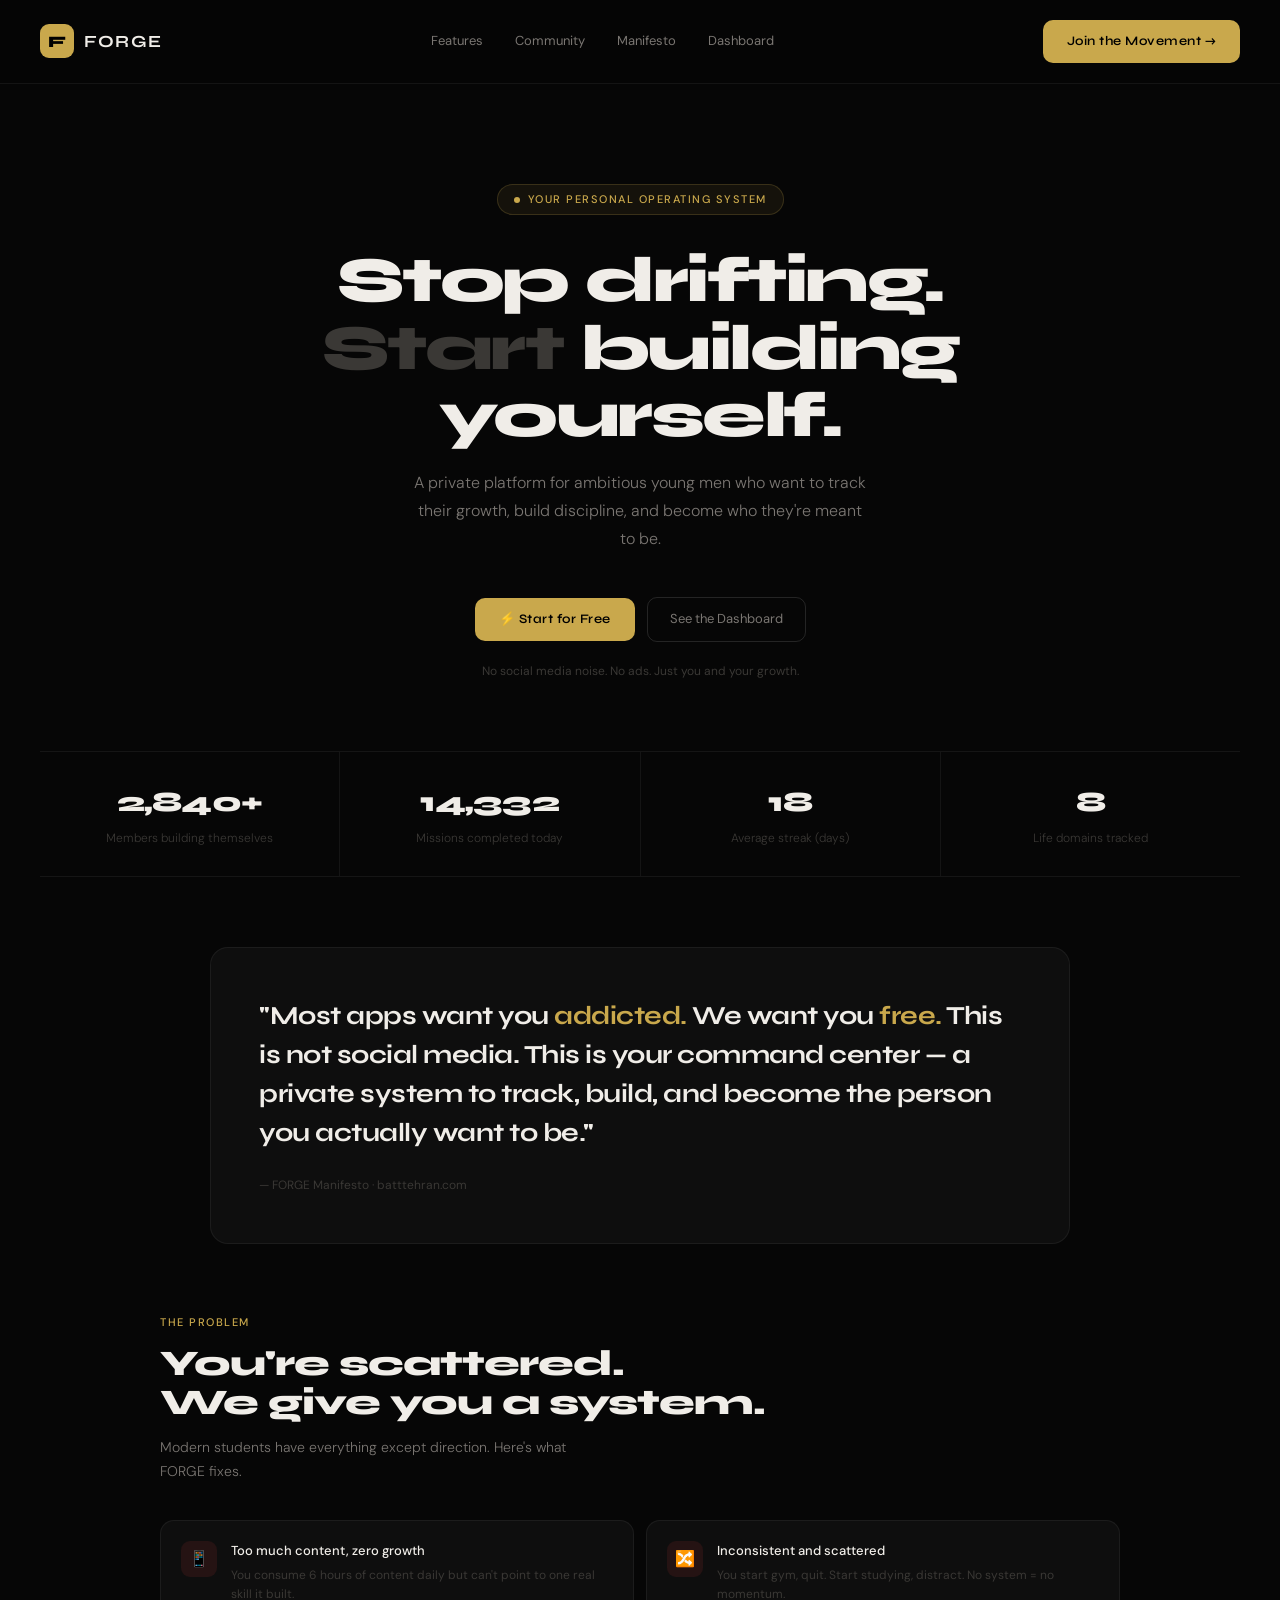
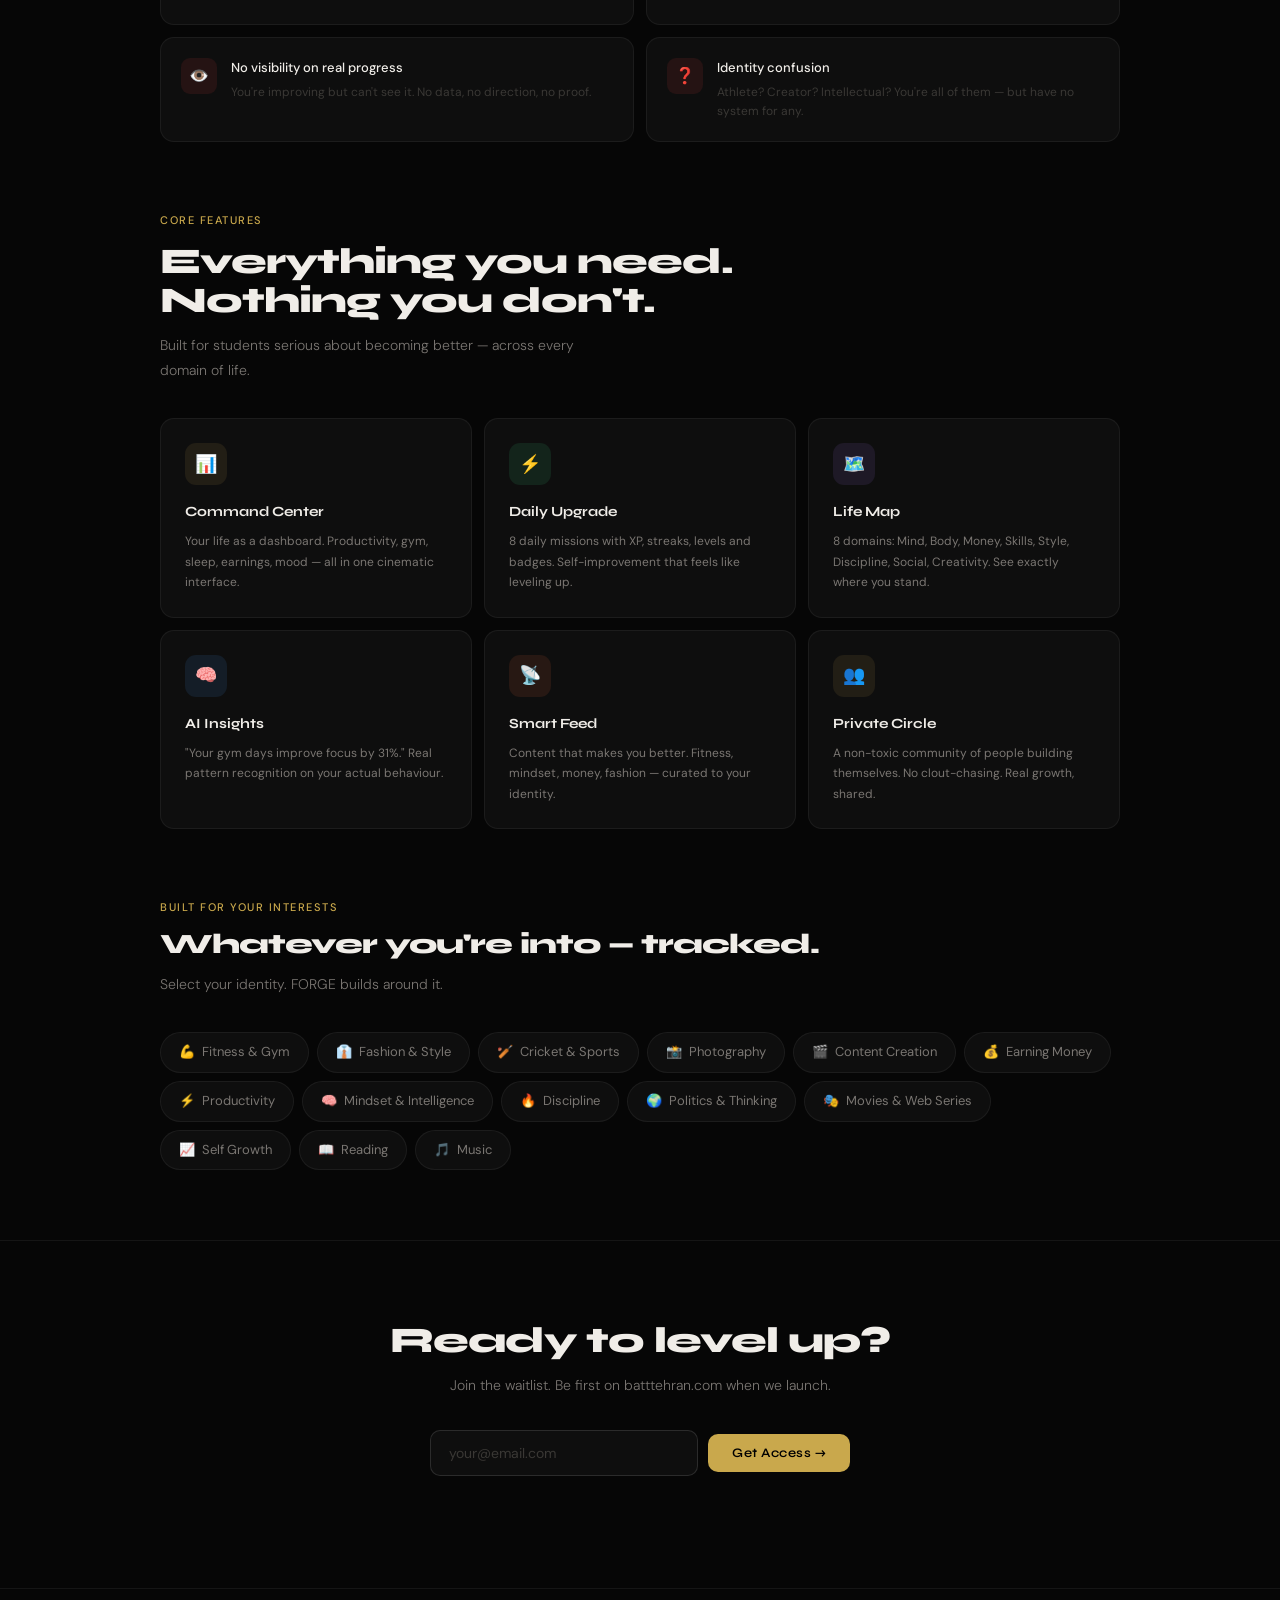
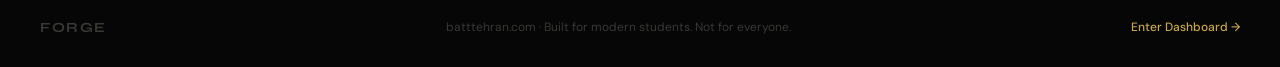
<file: index.html>
<!DOCTYPE html>
<html lang="en">
<head>
  <meta charset="UTF-8">
  <meta name="viewport" content="width=device-width, initial-scale=1.0">
  <title>FORGE — Your Personal Operating System</title>
  <meta name="description" content="A private platform for ambitious young men who want to track their growth, build discipline, and become who they're meant to be.">
  <meta property="og:title" content="FORGE — Stop drifting. Start building yourself.">
  <meta property="og:description" content="Track your life. Build your identity. Level up in every domain.">
  <meta property="og:url" content="https://batttehran.com">
  <link rel="icon" href="data:image/svg+xml,<svg xmlns='http://www.w3.org/2000/svg' viewBox='0 0 32 32'><rect width='32' height='32' rx='8' fill='%23c9a84c'/><text y='24' x='5' font-size='20' font-family='sans-serif' font-weight='900' fill='black'>F</text></svg>">
  <link rel="preconnect" href="https://fonts.googleapis.com">
  <link href="https://fonts.googleapis.com/css2?family=Syne:wght@400;600;700;800&family=DM+Sans:ital,wght@0,300;0,400;0,500;1,300&display=swap" rel="stylesheet">
  <link rel="stylesheet" href="css/main.css">
  <link rel="stylesheet" href="css/mobile.css">
</head>
<body>

  <nav class="navbar">
    <div class="nav-logo">
      <div class="logo-box">F</div>
      <span class="logo-name">FORGE</span>
    </div>
    <div class="nav-links">
      <a href="#features">Features</a>
      <a href="#community">Community</a>
      <a href="#manifesto">Manifesto</a>
      <a href="dashboard.html">Dashboard</a>
    </div>
    <a href="auth.html" class="btn-primary">Join the Movement →</a>
  </nav>

  <section class="hero">
    <div class="hero-eyebrow">
      <span class="dot"></span>
      Your Personal Operating System
    </div>
    <h1>Stop drifting.<br><span class="dim">Start</span> building<br>yourself.</h1>
    <p class="hero-sub">A private platform for ambitious young men who want to track their growth, build discipline, and become who they're meant to be.</p>
    <div class="hero-actions">
      <a href="#waitlist" class="btn-primary">⚡ Start for Free</a>
      <a href="dashboard.html" class="btn-ghost">See the Dashboard</a>
    </div>
    <p class="hero-note">No social media noise. No ads. Just you and your growth.</p>
  </section>

  <div class="stats-row">
    <div class="stat-item">
      <div class="stat-num" data-target="2847" data-suffix="+">0</div>
      <div class="stat-label">Members building themselves</div>
    </div>
    <div class="stat-item">
      <div class="stat-num" data-target="14390">0</div>
      <div class="stat-label">Missions completed today</div>
    </div>
    <div class="stat-item">
      <div class="stat-num" data-target="18">0</div>
      <div class="stat-label">Average streak (days)</div>
    </div>
    <div class="stat-item">
      <div class="stat-num" data-target="8">0</div>
      <div class="stat-label">Life domains tracked</div>
    </div>
  </div>

  <section class="manifesto-section" id="manifesto">
    <div class="mf-box">
      <div class="mf-quote">
        "Most apps want you <span class="gold">addicted.</span> We want you <span class="gold">free.</span>
        This is not social media. This is your command center — a private system
        to track, build, and become the person you actually want to be."
      </div>
      <div class="mf-attr">— FORGE Manifesto · batttehran.com</div>
    </div>
  </section>

  <section class="problems-section">
    <div class="container">
      <div class="section-eyebrow">The Problem</div>
      <h2 class="section-title">You're scattered.<br>We give you a system.</h2>
      <p class="section-sub">Modern students have everything except direction. Here's what FORGE fixes.</p>
      <div class="prob-grid">
        <div class="prob-card">
          <div class="prob-icon red">📱</div>
          <div>
            <div class="prob-title">Too much content, zero growth</div>
            <div class="prob-desc">You consume 6 hours of content daily but can't point to one real skill it built.</div>
          </div>
        </div>
        <div class="prob-card">
          <div class="prob-icon red">🔀</div>
          <div>
            <div class="prob-title">Inconsistent and scattered</div>
            <div class="prob-desc">You start gym, quit. Start studying, distract. No system = no momentum.</div>
          </div>
        </div>
        <div class="prob-card">
          <div class="prob-icon red">👁️</div>
          <div>
            <div class="prob-title">No visibility on real progress</div>
            <div class="prob-desc">You're improving but can't see it. No data, no direction, no proof.</div>
          </div>
        </div>
        <div class="prob-card">
          <div class="prob-icon red">❓</div>
          <div>
            <div class="prob-title">Identity confusion</div>
            <div class="prob-desc">Athlete? Creator? Intellectual? You're all of them — but have no system for any.</div>
          </div>
        </div>
      </div>
    </div>
  </section>

  <section class="features-section" id="features">
    <div class="container">
      <div class="section-eyebrow">Core Features</div>
      <h2 class="section-title">Everything you need.<br>Nothing you don't.</h2>
      <p class="section-sub">Built for students serious about becoming better — across every domain of life.</p>
      <div class="features-grid">
        <div class="feat-card">
          <div class="feat-icon gold-bg">📊</div>
          <div class="feat-title">Command Center</div>
          <div class="feat-desc">Your life as a dashboard. Productivity, gym, sleep, earnings, mood — all in one cinematic interface.</div>
        </div>
        <div class="feat-card">
          <div class="feat-icon green-bg">⚡</div>
          <div class="feat-title">Daily Upgrade</div>
          <div class="feat-desc">8 daily missions with XP, streaks, levels and badges. Self-improvement that feels like leveling up.</div>
        </div>
        <div class="feat-card">
          <div class="feat-icon purple-bg">🗺️</div>
          <div class="feat-title">Life Map</div>
          <div class="feat-desc">8 domains: Mind, Body, Money, Skills, Style, Discipline, Social, Creativity. See exactly where you stand.</div>
        </div>
        <div class="feat-card">
          <div class="feat-icon blue-bg">🧠</div>
          <div class="feat-title">AI Insights</div>
          <div class="feat-desc">"Your gym days improve focus by 31%." Real pattern recognition on your actual behaviour.</div>
        </div>
        <div class="feat-card">
          <div class="feat-icon orange-bg">📡</div>
          <div class="feat-title">Smart Feed</div>
          <div class="feat-desc">Content that makes you better. Fitness, mindset, money, fashion — curated to your identity.</div>
        </div>
        <div class="feat-card">
          <div class="feat-icon gold-bg">👥</div>
          <div class="feat-title">Private Circle</div>
          <div class="feat-desc">A non-toxic community of people building themselves. No clout-chasing. Real growth, shared.</div>
        </div>
      </div>
    </div>
  </section>

  <section class="interests-section">
    <div class="container">
      <div class="section-eyebrow">Built For Your Interests</div>
      <h2 class="section-title" style="font-size:28px;">Whatever you're into — tracked.</h2>
      <p class="section-sub">Select your identity. FORGE builds around it.</p>
      <div class="interests-grid" id="interestsGrid"></div>
    </div>
  </section>

  <section class="waitlist-section" id="waitlist">
    <div class="container" style="text-align:center;">
      <h2 class="section-title">Ready to level up?</h2>
      <p class="section-sub" style="margin:0 auto 32px;">Join the waitlist. Be first on batttehran.com when we launch.</p>
      <div class="waitlist-form">
        <input type="email" id="emailInput" placeholder="your@email.com" class="email-input">
        <button class="btn-primary" id="waitlistBtn" onclick="handleWaitlist()">Get Access →</button>
      </div>
      <p id="waitlistMsg" class="waitlist-msg"></p>
    </div>
  </section>

  <footer>
    <div class="footer-logo">FORGE</div>
    <div class="footer-note">batttehran.com · Built for modern students. Not for everyone.</div>
    <a href="dashboard.html" class="footer-link">Enter Dashboard →</a>
  </footer>

  <script src="js/main.js"></script>
</body>
</html>
</file>
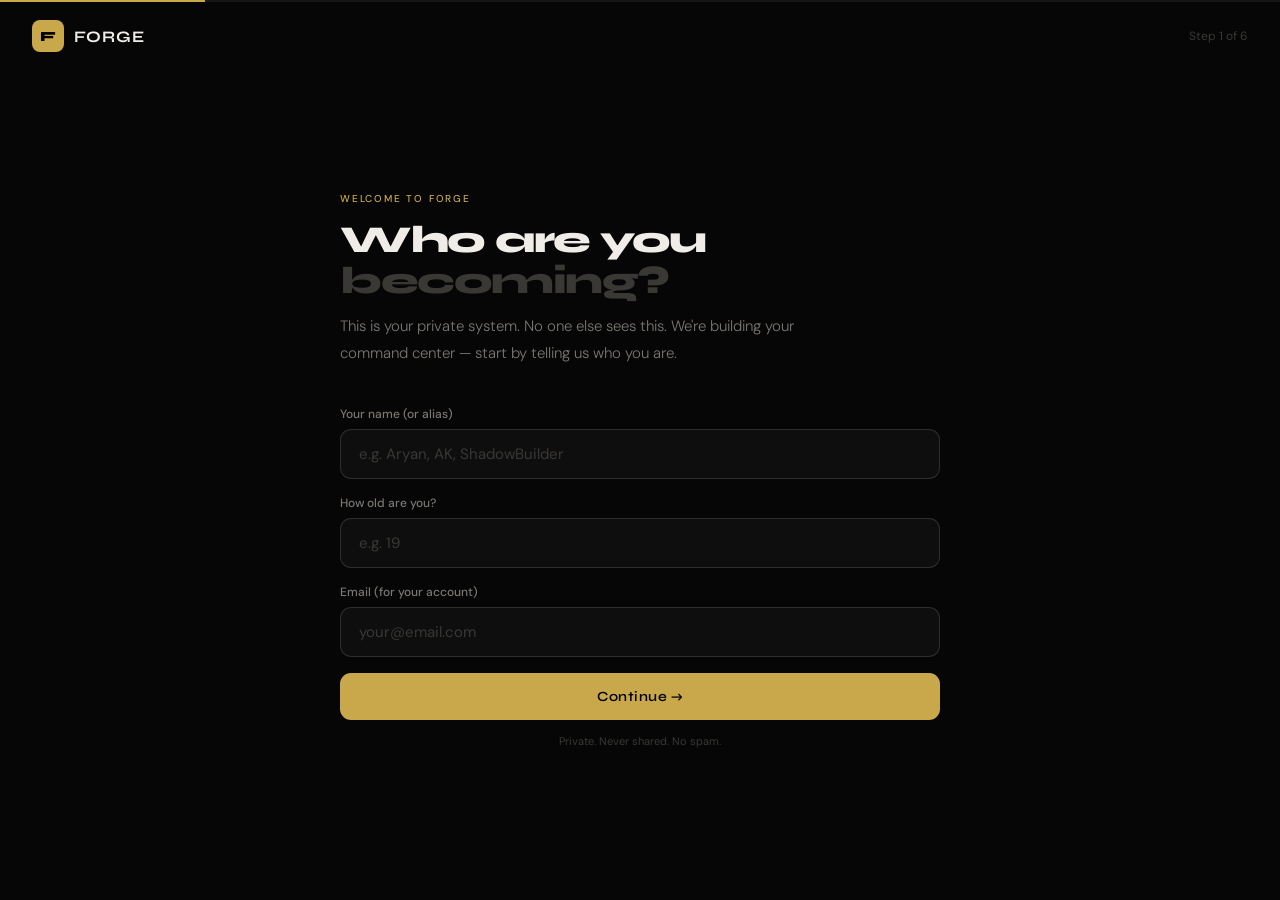
<file: onboarding.html>
<!DOCTYPE html>
<html lang="en">
<head>
  <meta charset="UTF-8">
  <meta name="viewport" content="width=device-width, initial-scale=1.0">
  <title>FORGE — Build Your System</title>
  <link rel="icon" href="data:image/svg+xml,<svg xmlns='http://www.w3.org/2000/svg' viewBox='0 0 32 32'><rect width='32' height='32' rx='8' fill='%23c9a84c'/><text y='24' x='5' font-size='20' font-family='sans-serif' font-weight='900' fill='black'>F</text></svg>">
  <link href="https://fonts.googleapis.com/css2?family=Syne:wght@400;600;700;800&family=DM+Sans:wght@300;400;500&display=swap" rel="stylesheet">
  <style>
    :root {
      --bg:#060606; --bg2:#0e0e0e; --bg3:#161616; --bg4:#1c1c1c;
      --border:rgba(255,255,255,0.06); --border2:rgba(255,255,255,0.13);
      --text:#f0ede8; --text2:#7a7672; --text3:#3a3835;
      --gold:#c9a84c; --gold2:#f0c060;
      --green:#3de08a; --red:#e84040; --blue:#4a9eff; --purple:#a374f0; --orange:#ff7040;
    }
    *, *::before, *::after { margin:0; padding:0; box-sizing:border-box; }
    html { scroll-behavior:smooth; }
    body {
      background:var(--bg); color:var(--text);
      font-family:'DM Sans',sans-serif;
      min-height:100vh; overflow-x:hidden;
    }

    /* PROGRESS BAR */
    .progress-bar {
      position:fixed; top:0; left:0; right:0; height:2px;
      background:var(--bg3); z-index:200;
    }
    .progress-fill {
      height:100%; background:var(--gold);
      transition:width 0.5s ease;
    }

    /* TOP NAV */
    .top-nav {
      position:fixed; top:2px; left:0; right:0;
      display:flex; align-items:center; justify-content:space-between;
      padding:18px 32px; z-index:100;
    }
    .logo-row { display:flex; align-items:center; gap:10px; }
    .logo-box {
      width:32px; height:32px; background:var(--gold);
      border-radius:8px; display:flex; align-items:center; justify-content:center;
      font-family:'Syne',sans-serif; font-weight:800; font-size:14px; color:#000;
    }
    .logo-name { font-family:'Syne',sans-serif; font-size:16px; font-weight:700; letter-spacing:1px; }
    .step-counter { font-size:12px; color:var(--text3); font-weight:400; }

    /* MAIN CONTAINER */
    .onboard-wrap {
      min-height:100vh;
      display:flex; align-items:center; justify-content:center;
      padding:100px 24px 60px;
    }

    .step {
      width:100%; max-width:600px;
      display:none; animation:fadeUp 0.5s ease forwards;
    }
    .step.active { display:block; }

    @keyframes fadeUp {
      from { opacity:0; transform:translateY(24px); }
      to { opacity:1; transform:translateY(0); }
    }

    .step-eyebrow {
      font-size:10px; font-weight:500; letter-spacing:1.8px;
      text-transform:uppercase; color:var(--gold); margin-bottom:14px;
    }
    .step-title {
      font-family:'Syne',sans-serif;
      font-size:38px; font-weight:800; line-height:1.08;
      letter-spacing:-1.5px; margin-bottom:12px;
    }
    .step-title .dim { color:var(--text3); }
    .step-sub {
      font-size:15px; color:var(--text2); line-height:1.75;
      font-weight:300; margin-bottom:40px; max-width:480px;
    }

    /* INPUTS */
    .input-group { margin-bottom:16px; }
    .input-label { font-size:12px; color:var(--text2); margin-bottom:7px; display:block; font-weight:500; }
    .forge-input {
      width:100%; background:var(--bg2);
      border:1px solid var(--border2); border-radius:11px;
      padding:14px 18px; font-size:15px;
      color:var(--text); font-family:'DM Sans',sans-serif;
      outline:none; transition:border-color 0.15s;
    }
    .forge-input:focus { border-color:rgba(201,168,76,0.45); }
    .forge-input::placeholder { color:var(--text3); }

    /* INTEREST GRID */
    .interest-grid {
      display:grid; grid-template-columns:repeat(3,1fr);
      gap:10px; margin-bottom:32px;
    }
    .interest-card {
      background:var(--bg2); border:1px solid var(--border);
      border-radius:14px; padding:18px 14px;
      cursor:pointer; transition:all 0.18s;
      text-align:center; position:relative;
    }
    .interest-card:hover { border-color:var(--border2); transform:translateY(-1px); }
    .interest-card.selected {
      background:rgba(201,168,76,0.07);
      border-color:rgba(201,168,76,0.4);
    }
    .interest-card.selected::after {
      content:'✓';
      position:absolute; top:10px; right:12px;
      font-size:11px; color:var(--gold); font-weight:700;
    }
    .ic-emoji { font-size:26px; margin-bottom:8px; display:block; }
    .ic-name { font-size:12px; font-weight:500; color:var(--text); }
    .ic-sub { font-size:10px; color:var(--text3); margin-top:3px; }

    /* GOALS */
    .goal-list { display:flex; flex-direction:column; gap:10px; margin-bottom:32px; }
    .goal-item {
      display:flex; align-items:center; gap:14px;
      background:var(--bg2); border:1px solid var(--border);
      border-radius:12px; padding:16px 18px;
      cursor:pointer; transition:all 0.15s;
    }
    .goal-item:hover { border-color:var(--border2); }
    .goal-item.selected {
      background:rgba(201,168,76,0.06);
      border-color:rgba(201,168,76,0.35);
    }
    .goal-check {
      width:22px; height:22px; border-radius:50%;
      border:1.5px solid var(--border2);
      display:flex; align-items:center; justify-content:center;
      flex-shrink:0; font-size:11px; transition:all 0.15s;
    }
    .goal-item.selected .goal-check {
      background:var(--gold); border-color:var(--gold); color:#000;
    }
    .goal-emoji { font-size:20px; }
    .goal-text { flex:1; font-size:13px; font-weight:500; }
    .goal-sub { font-size:11px; color:var(--text3); margin-top:2px; }

    /* IDENTITY PICKER */
    .identity-grid {
      display:grid; grid-template-columns:repeat(2,1fr);
      gap:10px; margin-bottom:32px;
    }
    .identity-card {
      background:var(--bg2); border:1.5px solid var(--border);
      border-radius:14px; padding:22px 18px;
      cursor:pointer; transition:all 0.18s;
      position:relative; overflow:hidden;
    }
    .identity-card:hover { transform:translateY(-2px); }
    .identity-card.selected { border-width:1.5px; }
    .id-stripe {
      position:absolute; top:0; left:0; bottom:0;
      width:3px; border-radius:3px 0 0 3px;
    }
    .id-emoji { font-size:28px; margin-bottom:12px; display:block; }
    .id-name {
      font-family:'Syne',sans-serif; font-size:15px;
      font-weight:700; margin-bottom:4px;
    }
    .id-desc { font-size:11px; color:var(--text2); line-height:1.6; }

    /* SCHEDULE PICKER */
    .schedule-grid {
      display:grid; grid-template-columns:repeat(3,1fr);
      gap:10px; margin-bottom:32px;
    }
    .sched-card {
      background:var(--bg2); border:1px solid var(--border);
      border-radius:12px; padding:18px 14px; text-align:center;
      cursor:pointer; transition:all 0.15s;
    }
    .sched-card:hover { border-color:var(--border2); }
    .sched-card.selected {
      background:rgba(201,168,76,0.07);
      border-color:rgba(201,168,76,0.4);
    }
    .sched-time { font-family:'Syne',sans-serif; font-size:20px; font-weight:700; color:var(--gold); }
    .sched-label { font-size:11px; color:var(--text2); margin-top:4px; }
    .sched-sub { font-size:10px; color:var(--text3); margin-top:2px; }

    /* DOMAIN SLIDERS */
    .domain-sliders { display:flex; flex-direction:column; gap:18px; margin-bottom:32px; }
    .slider-row { display:flex; align-items:center; gap:14px; }
    .slider-emoji { font-size:18px; width:28px; text-align:center; }
    .slider-label { width:80px; font-size:12px; color:var(--text2); }
    .slider-track {
      flex:1; height:4px; background:var(--bg3);
      border-radius:2px; position:relative; cursor:pointer;
    }
    .slider-fill { height:100%; border-radius:2px; transition:width 0.1s; }
    input[type=range] {
      width:100%; height:4px; background:transparent;
      appearance:none; outline:none; cursor:pointer;
    }
    input[type=range]::-webkit-slider-thumb {
      appearance:none; width:18px; height:18px;
      border-radius:50%; background:var(--gold);
      border:2px solid var(--bg); cursor:pointer;
    }
    input[type=range]::-webkit-slider-runnable-track {
      height:4px; border-radius:2px;
      background:linear-gradient(to right, var(--gold) 0%, var(--gold) var(--val, 50%), var(--bg3) var(--val, 50%));
    }
    .slider-val { width:28px; text-align:right; font-size:12px; color:var(--text2); font-weight:500; }

    /* FINAL REVEAL */
    .reveal-card {
      background:var(--bg2); border:1px solid var(--border);
      border-radius:18px; padding:32px; margin-bottom:20px;
    }
    .reveal-header {
      display:flex; align-items:center; gap:16px; margin-bottom:24px;
    }
    .reveal-avatar {
      width:56px; height:56px; border-radius:50%;
      background:linear-gradient(135deg,#c9a84c,#7a5c1a);
      display:flex; align-items:center; justify-content:center;
      font-family:'Syne',sans-serif; font-weight:800;
      font-size:20px; color:#000; border:3px solid rgba(201,168,76,0.3);
    }
    .reveal-name { font-family:'Syne',sans-serif; font-size:18px; font-weight:700; }
    .reveal-tag { font-size:12px; color:var(--gold); margin-top:3px; }
    .reveal-domains {
      display:grid; grid-template-columns:repeat(4,1fr); gap:8px; margin-top:20px;
    }
    .rd-item {
      background:var(--bg3); border-radius:10px; padding:12px 10px;
      text-align:center;
    }
    .rd-emoji { font-size:18px; }
    .rd-name { font-size:10px; color:var(--text3); margin-top:4px; }
    .rd-bar { height:2px; background:var(--bg4); border-radius:1px; margin-top:6px; overflow:hidden; }
    .rd-fill { height:100%; border-radius:1px; }

    /* BUTTONS */
    .btn-primary {
      display:inline-flex; align-items:center; gap:8px;
      padding:15px 32px; background:var(--gold);
      border-radius:11px; font-size:14px; font-weight:600;
      color:#000; font-family:'Syne',sans-serif; letter-spacing:0.5px;
      cursor:pointer; transition:all 0.15s; border:none; width:100%;
      justify-content:center;
    }
    .btn-primary:hover { background:var(--gold2); transform:translateY(-1px); }
    .btn-ghost {
      display:inline-flex; align-items:center; justify-content:center;
      gap:8px; padding:15px 32px;
      border:1px solid var(--border2); border-radius:11px;
      font-size:14px; color:var(--text2);
      cursor:pointer; transition:all 0.15s; width:100%; margin-top:10px;
      background:transparent;
    }
    .btn-ghost:hover { border-color:rgba(255,255,255,0.25); color:var(--text); }

    .btn-row { display:flex; flex-direction:column; gap:8px; }

    /* HELPER */
    .helper-text { font-size:11px; color:var(--text3); text-align:center; margin-top:14px; }

    /* STEP 6 ANIMATION */
    .confetti-row {
      display:flex; justify-content:center; gap:8px;
      font-size:28px; margin-bottom:24px;
      animation:bounce 0.6s ease infinite alternate;
    }
    @keyframes bounce { from{transform:translateY(0)} to{transform:translateY(-8px)} }

    /* RESPONSIVE */
    @media (max-width:480px) {
      .step-title { font-size:28px; }
      .interest-grid { grid-template-columns:repeat(2,1fr); }
      .identity-grid { grid-template-columns:1fr; }
      .schedule-grid { grid-template-columns:repeat(2,1fr); }
      .reveal-domains { grid-template-columns:repeat(2,1fr); }
      .top-nav { padding:14px 20px; }
      .onboard-wrap { padding:80px 16px 40px; }
    }
  </style>
</head>
<body>

<!-- PROGRESS -->
<div class="progress-bar"><div class="progress-fill" id="progressFill" style="width:16%"></div></div>

<!-- TOP NAV -->
<div class="top-nav">
  <div class="logo-row">
    <div class="logo-box">F</div>
    <span class="logo-name">FORGE</span>
  </div>
  <span class="step-counter" id="stepCounter">Step 1 of 6</span>
</div>

<div class="onboard-wrap">
  <div style="width:100%;max-width:600px;">

    <!-- STEP 1: WELCOME -->
    <div class="step active" id="step1">
      <div class="step-eyebrow">Welcome to FORGE</div>
      <h1 class="step-title">Who are you<br><span class="dim">becoming?</span></h1>
      <p class="step-sub">This is your private system. No one else sees this. We're building your command center — start by telling us who you are.</p>
      <div class="input-group">
        <label class="input-label">Your name (or alias)</label>
        <input class="forge-input" type="text" placeholder="e.g. Aryan, AK, ShadowBuilder" id="userName" maxlength="30">
      </div>
      <div class="input-group">
        <label class="input-label">How old are you?</label>
        <input class="forge-input" type="number" placeholder="e.g. 19" id="userAge" min="13" max="30">
      </div>
      <div class="input-group">
        <label class="input-label">Email (for your account)</label>
        <input class="forge-input" type="email" placeholder="your@email.com" id="userEmail">
      </div>
      <div class="btn-row" style="margin-top:8px;">
        <button class="btn-primary" onclick="nextStep()">Continue →</button>
      </div>
      <p class="helper-text">Private. Never shared. No spam.</p>
    </div>

    <!-- STEP 2: INTERESTS -->
    <div class="step" id="step2">
      <div class="step-eyebrow">Your World</div>
      <h1 class="step-title">What are you<br><span class="dim">into?</span></h1>
      <p class="step-sub">Select everything that's part of your life. FORGE tracks and feeds all of them. Pick at least 3.</p>
      <div class="interest-grid" id="interestGrid"></div>
      <div class="btn-row">
        <button class="btn-primary" onclick="nextStep()">Continue →</button>
        <button class="btn-ghost" onclick="prevStep()">← Back</button>
      </div>
    </div>

    <!-- STEP 3: IDENTITY -->
    <div class="step" id="step3">
      <div class="step-eyebrow">Your Identity</div>
      <h1 class="step-title">What kind of<br><span class="dim">man</span> are you building?</h1>
      <p class="step-sub">Pick the identity that feels closest. You're not locked in — FORGE evolves with you.</p>
      <div class="identity-grid" id="identityGrid"></div>
      <div class="btn-row">
        <button class="btn-primary" onclick="nextStep()">Continue →</button>
        <button class="btn-ghost" onclick="prevStep()">← Back</button>
      </div>
    </div>

    <!-- STEP 4: GOALS -->
    <div class="step" id="step4">
      <div class="step-eyebrow">Your Mission</div>
      <h1 class="step-title">What do you want<br><span class="dim">to fix?</span></h1>
      <p class="step-sub">Be honest. FORGE works best when it knows your real problems. Select all that apply.</p>
      <div class="goal-list" id="goalList"></div>
      <div class="btn-row">
        <button class="btn-primary" onclick="nextStep()">Continue →</button>
        <button class="btn-ghost" onclick="prevStep()">← Back</button>
      </div>
    </div>

    <!-- STEP 5: SCHEDULE -->
    <div class="step" id="step5">
      <div class="step-eyebrow">Your Rhythm</div>
      <h1 class="step-title">When do you<br><span class="dim">do the work?</span></h1>
      <p class="step-sub">FORGE sends your daily mission reminder at the right time. When do you start your day?</p>
      <div class="schedule-grid" id="schedGrid"></div>
      <div style="margin-bottom:28px;">
        <div class="step-eyebrow" style="margin-bottom:16px;">Rate yourself in each domain (honest)</div>
        <div class="domain-sliders" id="domainSliders"></div>
      </div>
      <div class="btn-row">
        <button class="btn-primary" onclick="nextStep()">Build My System →</button>
        <button class="btn-ghost" onclick="prevStep()">← Back</button>
      </div>
    </div>

    <!-- STEP 6: REVEAL -->
    <div class="step" id="step6">
      <div class="confetti-row">🔥⚡🎯</div>
      <div class="step-eyebrow">Your System Is Ready</div>
      <h1 class="step-title">Welcome to<br><span style="color:var(--gold);">FORGE</span></h1>
      <p class="step-sub">Your command center is built. Here's what we've set up for you.</p>
      <div class="reveal-card" id="revealCard"></div>
      <div class="btn-row">
        <button class="btn-primary" onclick="window.location.href='dashboard.html'">Enter Command Center →</button>
      </div>
      <p class="helper-text">Your progress saves automatically. Welcome to the movement.</p>
    </div>

  </div>
</div>

<script>
const interests = [
  { emoji:'💪', name:'Fitness & Gym', sub:'Workouts, gains, discipline' },
  { emoji:'👔', name:'Fashion & Style', sub:'Outfits, aesthetics, identity' },
  { emoji:'🏏', name:'Cricket & Sports', sub:'Matches, mentality, stats' },
  { emoji:'📸', name:'Photography', sub:'Composition, light, craft' },
  { emoji:'🎬', name:'Content Creation', sub:'Videos, reels, building an audience' },
  { emoji:'💰', name:'Earning Money', sub:'Freelance, side income, business' },
  { emoji:'⚡', name:'Productivity', sub:'Systems, focus, time mastery' },
  { emoji:'🧠', name:'Mindset & Intelligence', sub:'Deep thinking, reading, ideas' },
  { emoji:'🔥', name:'Discipline', sub:'Habits, routines, consistency' },
  { emoji:'🌍', name:'Politics & Thinking', sub:'World view, critical thought' },
  { emoji:'🎭', name:'Movies & Web Series', sub:'Cinema, analysis, storytelling' },
  { emoji:'📈', name:'Self Growth', sub:'Personal development, growth' },
];

const identities = [
  { emoji:'🏋️', name:'The Athlete', desc:'Built on discipline and physical excellence. You live by the gym.', color:'#3de08a' },
  { emoji:'🎨', name:'The Creator', desc:'You make things. Content, photos, videos — you express yourself.', color:'#a374f0' },
  { emoji:'📖', name:'The Intellectual', desc:'Reading, thinking, debating ideas. Your mind is your weapon.', color:'#4a9eff' },
  { emoji:'💼', name:'The Entrepreneur', desc:'Building something. Money, freedom, your own rules.', color:'#c9a84c' },
  { emoji:'🌐', name:'The Thinker', desc:'Politics, philosophy, understanding the world at a deeper level.', color:'#ff7040' },
  { emoji:'⚡', name:'The Operator', desc:'Systems, productivity, mastery. You want to be quietly elite.', color:'#e84040' },
];

const goals = [
  { emoji:'🔄', text:'Build consistency', sub:'Stop starting and stopping things' },
  { emoji:'📵', text:'Reduce screen time', sub:'Stop wasting hours on mindless content' },
  { emoji:'💪', text:'Get serious about fitness', sub:'Actually stick to a gym routine' },
  { emoji:'💰', text:'Start earning money', sub:'Build income outside of school' },
  { emoji:'📖', text:'Read and learn more', sub:'Build knowledge and real intelligence' },
  { emoji:'😴', text:'Fix my sleep schedule', sub:'Wake up early and feel in control' },
  { emoji:'🎯', text:'Build a clear identity', sub:'Know who I am and where I\'m going' },
  { emoji:'🧘', text:'Improve mental clarity', sub:'Less anxiety, more focus and calm' },
];

const schedules = [
  { time:'5–7 AM', label:'Early Riser', sub:'The elite hour' },
  { time:'7–9 AM', label:'Morning Man', sub:'Classic start' },
  { time:'9–11 AM', label:'Mid-Morning', sub:'After breakfast' },
  { time:'12–2 PM', label:'Afternoon', sub:'Late starter' },
  { time:'6–9 PM', label:'Evening', sub:'After college/school' },
  { time:'10 PM+', label:'Night Owl', sub:'When the world sleeps' },
];

const domainDefs = [
  { emoji:'🧠', name:'Mind', color:'#4a9eff' },
  { emoji:'💪', name:'Body', color:'#3de08a' },
  { emoji:'💰', name:'Money', color:'#c9a84c' },
  { emoji:'⚡', name:'Skills', color:'#a374f0' },
  { emoji:'👔', name:'Style', color:'#ff7040' },
  { emoji:'🔥', name:'Discipline', color:'#e84040' },
];

const state = {
  step: 1,
  totalSteps: 6,
  name: '', age: '', email: '',
  interests: new Set(),
  identity: null,
  goals: new Set(),
  schedule: null,
  domains: { Mind:50, Body:50, Money:30, Skills:50, Style:50, Discipline:40 },
};

// Render interest grid
const ig = document.getElementById('interestGrid');
interests.forEach((int, i) => {
  const el = document.createElement('div');
  el.className = 'interest-card';
  el.innerHTML = `<span class="ic-emoji">${int.emoji}</span><div class="ic-name">${int.name}</div><div class="ic-sub">${int.sub}</div>`;
  el.addEventListener('click', () => {
    if (state.interests.has(i)) { state.interests.delete(i); el.classList.remove('selected'); }
    else { state.interests.add(i); el.classList.add('selected'); }
  });
  ig.appendChild(el);
});

// Render identity grid
const idg = document.getElementById('identityGrid');
identities.forEach((id, i) => {
  const el = document.createElement('div');
  el.className = 'identity-card';
  el.innerHTML = `<div class="id-stripe" style="background:${id.color}"></div><span class="id-emoji">${id.emoji}</span><div class="id-name" style="color:${id.color}">${id.name}</div><div class="id-desc">${id.desc}</div>`;
  el.addEventListener('click', () => {
    document.querySelectorAll('.identity-card').forEach(c => { c.classList.remove('selected'); c.style.borderColor=''; });
    el.classList.add('selected');
    el.style.borderColor = id.color + '55';
    state.identity = i;
  });
  idg.appendChild(el);
});

// Render goals
const gl = document.getElementById('goalList');
goals.forEach((g, i) => {
  const el = document.createElement('div');
  el.className = 'goal-item';
  el.innerHTML = `<div class="goal-check"></div><span class="goal-emoji">${g.emoji}</span><div><div class="goal-text">${g.text}</div><div class="goal-sub">${g.sub}</div></div>`;
  el.addEventListener('click', () => {
    if (state.goals.has(i)) { state.goals.delete(i); el.classList.remove('selected'); el.querySelector('.goal-check').textContent=''; }
    else { state.goals.add(i); el.classList.add('selected'); el.querySelector('.goal-check').textContent='✓'; }
  });
  gl.appendChild(el);
});

// Render schedule
const sg = document.getElementById('schedGrid');
schedules.forEach((s, i) => {
  const el = document.createElement('div');
  el.className = 'sched-card';
  el.innerHTML = `<div class="sched-time">${s.time}</div><div class="sched-label">${s.label}</div><div class="sched-sub">${s.sub}</div>`;
  el.addEventListener('click', () => {
    document.querySelectorAll('.sched-card').forEach(c => c.classList.remove('selected'));
    el.classList.add('selected');
    state.schedule = i;
  });
  sg.appendChild(el);
});

// Render domain sliders
const ds = document.getElementById('domainSliders');
domainDefs.forEach(d => {
  const el = document.createElement('div');
  el.className = 'slider-row';
  el.innerHTML = `
    <span class="slider-emoji">${d.emoji}</span>
    <span class="slider-label">${d.name}</span>
    <input type="range" min="0" max="100" value="${state.domains[d.name]}" step="1"
      style="flex:1;accent-color:${d.color};"
      oninput="state.domains['${d.name}']=this.value;this.nextElementSibling.textContent=this.value">
    <span class="slider-val">${state.domains[d.name]}</span>`;
  ds.appendChild(el);
});

function buildReveal() {
  const name = state.name || document.getElementById('userName').value || 'Builder';
  const initials = name.slice(0,2).toUpperCase();
  const identity = state.identity !== null ? identities[state.identity].name : 'The Operator';
  const domainCards = domainDefs.map(d => `
    <div class="rd-item">
      <div class="rd-emoji">${d.emoji}</div>
      <div class="rd-name">${d.name}</div>
      <div class="rd-bar"><div class="rd-fill" style="width:${state.domains[d.name]}%;background:${d.color};"></div></div>
    </div>`).join('');
  const selectedInterests = [...state.interests].slice(0,4).map(i => interests[i].emoji).join(' ');

  document.getElementById('revealCard').innerHTML = `
    <div class="reveal-header">
      <div class="reveal-avatar">${initials}</div>
      <div>
        <div class="reveal-name">${name}</div>
        <div class="reveal-tag">${identity} · Level 1 · Beginner</div>
      </div>
      <div style="margin-left:auto;text-align:right;">
        <div style="font-family:'Syne',sans-serif;font-size:28px;font-weight:800;color:var(--gold);">0</div>
        <div style="font-size:11px;color:var(--text3);">Life Score</div>
      </div>
    </div>
    <div style="display:flex;gap:10px;flex-wrap:wrap;margin-bottom:16px;">
      <div style="font-size:11px;color:var(--text3);background:var(--bg3);padding:5px 12px;border-radius:20px;">
        🔥 Streak starts today
      </div>
      <div style="font-size:11px;color:var(--gold);background:rgba(201,168,76,0.08);padding:5px 12px;border-radius:20px;border:1px solid rgba(201,168,76,0.2);">
        ⚡ 0 / 5,000 XP
      </div>
      ${selectedInterests ? `<div style="font-size:11px;color:var(--text3);background:var(--bg3);padding:5px 12px;border-radius:20px;">${selectedInterests} Interests tracked</div>` : ''}
    </div>
    <div style="font-size:11px;color:var(--text3);letter-spacing:1px;text-transform:uppercase;margin-bottom:10px;">Starting Domain Scores</div>
    <div class="reveal-domains">${domainCards}</div>`;

  // Save to localStorage
  const profile = {
    name, age: document.getElementById('userAge').value,
    email: document.getElementById('userEmail').value,
    identity: state.identity !== null ? identities[state.identity].name : null,
    interests: [...state.interests].map(i => interests[i].name),
    goals: [...state.goals].map(i => goals[i].text),
    domains: state.domains,
    schedule: state.schedule !== null ? schedules[state.schedule].time : null,
    level: 1, xp: 0, streak: 0,
    createdAt: new Date().toISOString(),
  };
  localStorage.setItem('forge_profile', JSON.stringify(profile));
}

function nextStep() {
  if (state.step === 1) {
    const name = document.getElementById('userName').value.trim();
    const email = document.getElementById('userEmail').value.trim();
    if (!name) { document.getElementById('userName').focus(); return; }
    if (!email || !email.includes('@')) { document.getElementById('userEmail').focus(); return; }
    state.name = name;
  }
  if (state.step === 6) return;
  document.getElementById('step' + state.step).classList.remove('active');
  state.step++;
  document.getElementById('step' + state.step).classList.add('active');
  updateProgress();
  if (state.step === 6) buildReveal();
  window.scrollTo({ top: 0, behavior: 'smooth' });
}

function prevStep() {
  if (state.step === 1) return;
  document.getElementById('step' + state.step).classList.remove('active');
  state.step--;
  document.getElementById('step' + state.step).classList.add('active');
  updateProgress();
  window.scrollTo({ top: 0, behavior: 'smooth' });
}

function updateProgress() {
  const pct = (state.step / state.totalSteps) * 100;
  document.getElementById('progressFill').style.width = pct + '%';
  document.getElementById('stepCounter').textContent = `Step ${state.step} of ${state.totalSteps}`;
}
</script>
</body>
</html>
</file>
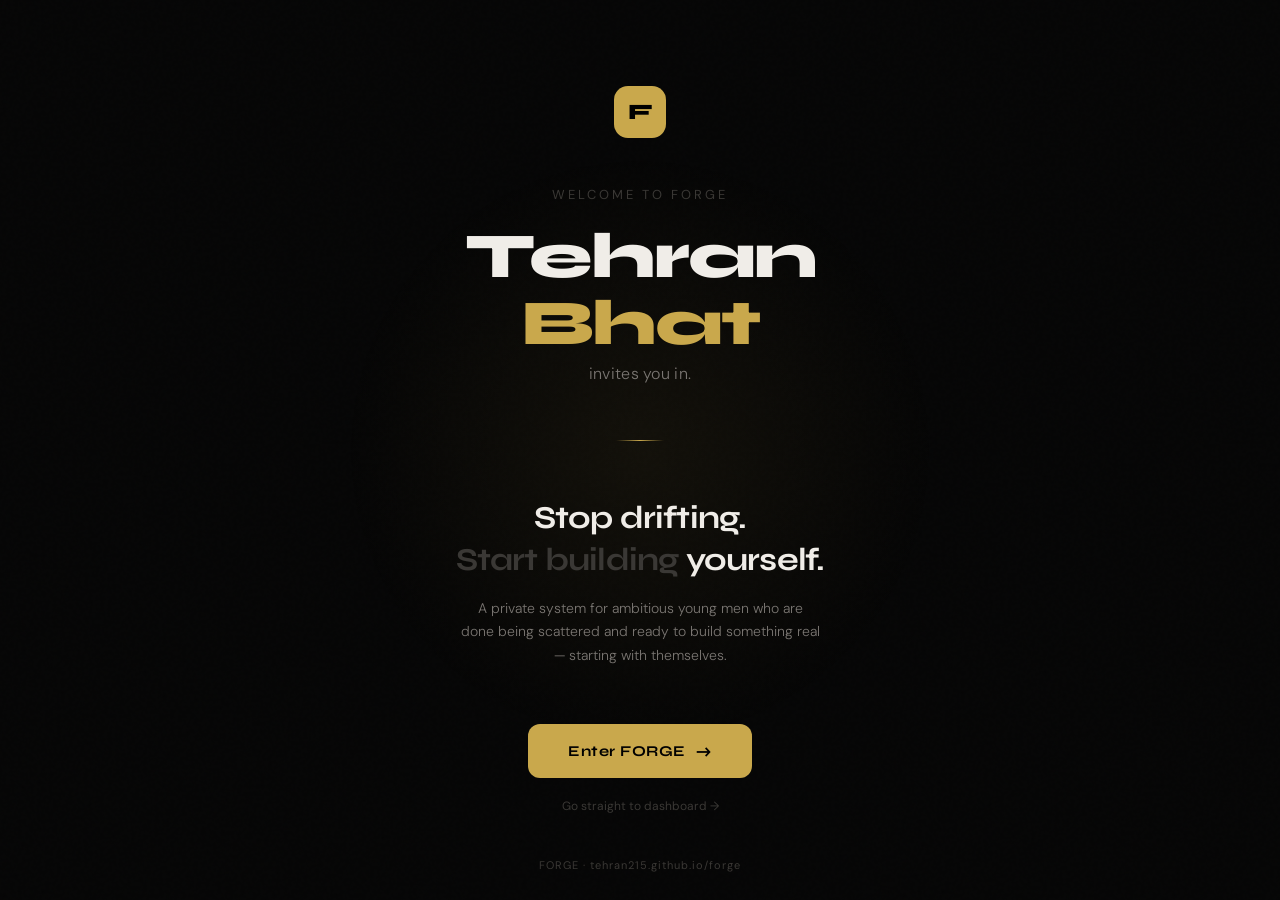
<file: welcome.html>
<!DOCTYPE html>
<html lang="en">
<head>
  <meta charset="UTF-8">
  <meta name="viewport" content="width=device-width, initial-scale=1.0">
  <title>FORGE — Welcome</title>
  <link href="https://fonts.googleapis.com/css2?family=Syne:wght@400;700;800&family=DM+Sans:wght@300;400&display=swap" rel="stylesheet">
  <style>
    :root {
      --bg:#060606; --gold:#c9a84c; --gold2:#f0c060;
      --text:#f0ede8; --text2:#7a7672; --text3:#3a3835;
    }
    *, *::before, *::after { margin:0; padding:0; box-sizing:border-box; }

    body {
      background: var(--bg);
      color: var(--text);
      font-family: 'DM Sans', sans-serif;
      min-height: 100vh;
      display: flex;
      align-items: center;
      justify-content: center;
      overflow: hidden;
      position: relative;
    }

    /* Cinematic background glow */
    .bg-glow {
      position: fixed;
      top: 50%; left: 50%;
      transform: translate(-50%, -50%);
      width: 600px; height: 600px;
      background: radial-gradient(circle, rgba(201,168,76,0.07) 0%, transparent 70%);
      pointer-events: none;
      animation: breathe 4s ease-in-out infinite;
    }
    @keyframes breathe {
      0%,100% { transform: translate(-50%,-50%) scale(1);   opacity:0.6; }
      50%      { transform: translate(-50%,-50%) scale(1.15); opacity:1;   }
    }

    /* Grain overlay */
    body::after {
      content: '';
      position: fixed; inset: 0;
      background-image: url("data:image/svg+xml,%3Csvg viewBox='0 0 256 256' xmlns='http://www.w3.org/2000/svg'%3E%3Cfilter id='noise'%3E%3CfeTurbulence type='fractalNoise' baseFrequency='0.9' numOctaves='4' stitchTiles='stitch'/%3E%3C/filter%3E%3Crect width='100%25' height='100%25' filter='url(%23noise)' opacity='0.03'/%3E%3C/svg%3E");
      pointer-events: none; z-index:0; opacity:0.4;
    }

    .center {
      position: relative; z-index: 1;
      text-align: center;
      padding: 40px 24px;
      max-width: 520px;
      width: 100%;
    }

    /* Logo */
    .logo-box {
      width: 52px; height: 52px;
      background: var(--gold);
      border-radius: 14px;
      display: flex; align-items: center; justify-content: center;
      font-family: 'Syne', sans-serif;
      font-weight: 800; font-size: 22px; color: #000;
      margin: 0 auto 48px;
      opacity: 0;
      animation: fadeDown 0.6s ease 0.2s forwards;
    }

    /* Welcome line */
    .welcome-line {
      font-size: 13px;
      font-weight: 400;
      letter-spacing: 3px;
      text-transform: uppercase;
      color: var(--text3);
      margin-bottom: 20px;
      opacity: 0;
      animation: fadeUp 0.7s ease 0.5s forwards;
    }

    /* Main name */
    .name {
      font-family: 'Syne', sans-serif;
      font-size: clamp(38px, 8vw, 64px);
      font-weight: 800;
      letter-spacing: -2px;
      line-height: 1.05;
      color: var(--text);
      margin-bottom: 6px;
      opacity: 0;
      animation: fadeUp 0.8s ease 0.7s forwards;
    }

    .name .gold { color: var(--gold); }

    /* Subtitle */
    .subtitle {
      font-size: 16px;
      color: var(--text2);
      font-weight: 300;
      letter-spacing: 0.3px;
      margin-bottom: 56px;
      opacity: 0;
      animation: fadeUp 0.8s ease 0.9s forwards;
    }

    /* Divider */
    .divider {
      width: 48px; height: 1px;
      background: linear-gradient(90deg, transparent, var(--gold), transparent);
      margin: 0 auto 56px;
      opacity: 0;
      animation: fadeUp 0.6s ease 1.1s forwards;
    }

    /* Tagline */
    .tagline {
      font-family: 'Syne', sans-serif;
      font-size: clamp(22px, 5vw, 32px);
      font-weight: 700;
      line-height: 1.3;
      letter-spacing: -0.8px;
      color: var(--text);
      margin-bottom: 16px;
      opacity: 0;
      animation: fadeUp 0.8s ease 1.3s forwards;
    }

    .tagline .dim { color: var(--text3); }

    .tagline-sub {
      font-size: 14px;
      color: var(--text2);
      font-weight: 300;
      line-height: 1.7;
      max-width: 360px;
      margin: 0 auto 56px;
      opacity: 0;
      animation: fadeUp 0.8s ease 1.5s forwards;
    }

    /* Enter button */
    .enter-btn {
      display: inline-flex;
      align-items: center;
      gap: 10px;
      padding: 16px 40px;
      background: var(--gold);
      border-radius: 12px;
      font-family: 'Syne', sans-serif;
      font-size: 15px;
      font-weight: 700;
      color: #000;
      letter-spacing: 0.5px;
      cursor: pointer;
      border: none;
      text-decoration: none;
      opacity: 0;
      animation: fadeUp 0.8s ease 1.7s forwards;
      transition: all 0.2s;
      position: relative;
      overflow: hidden;
    }

    .enter-btn::before {
      content: '';
      position: absolute; inset: 0;
      background: linear-gradient(135deg, rgba(255,255,255,0.15), transparent);
      opacity: 0;
      transition: opacity 0.2s;
    }

    .enter-btn:hover {
      background: var(--gold2);
      transform: translateY(-2px);
      box-shadow: 0 12px 40px rgba(201,168,76,0.25);
    }
    .enter-btn:hover::before { opacity: 1; }

    .enter-btn:active { transform: translateY(0); }

    .arrow {
      font-size: 18px;
      transition: transform 0.2s;
    }
    .enter-btn:hover .arrow { transform: translateX(4px); }

    /* Skip link */
    .skip {
      display: block;
      margin-top: 20px;
      font-size: 12px;
      color: var(--text3);
      cursor: pointer;
      opacity: 0;
      animation: fadeUp 0.6s ease 2s forwards;
      text-decoration: none;
      transition: color 0.15s;
    }
    .skip:hover { color: var(--text2); }

    /* Scroll indicator (desktop) */
    .built-by {
      position: fixed;
      bottom: 28px; left: 0; right: 0;
      text-align: center;
      font-size: 11px;
      color: var(--text3);
      letter-spacing: 1px;
      opacity: 0;
      animation: fadeUp 0.6s ease 2.2s forwards;
    }

    /* Animations */
    @keyframes fadeUp {
      from { opacity:0; transform:translateY(16px); }
      to   { opacity:1; transform:translateY(0); }
    }
    @keyframes fadeDown {
      from { opacity:0; transform:translateY(-16px); }
      to   { opacity:1; transform:translateY(0); }
    }

    /* Mobile tweaks */
    @media (max-width: 480px) {
      .logo-box { width:44px; height:44px; font-size:18px; margin-bottom:36px; }
      .name { letter-spacing:-1px; }
      .enter-btn { width:100%; justify-content:center; }
    }
  </style>
</head>
<body>

  <div class="bg-glow"></div>

  <div class="center">
    <div class="logo-box">F</div>

    <div class="welcome-line">Welcome to FORGE</div>

    <div class="name">
      Tehran<br><span class="gold">Bhat</span>
    </div>

    <div class="subtitle">invites you in.</div>

    <div class="divider"></div>

    <div class="tagline">
      Stop drifting.<br>
      <span class="dim">Start building</span> yourself.
    </div>

    <div class="tagline-sub">
      A private system for ambitious young men who are done being scattered
      and ready to build something real — starting with themselves.
    </div>

    <a href="auth.html" class="enter-btn">
      Enter FORGE
      <span class="arrow">→</span>
    </a>

    <a href="dashboard.html" class="skip">
      Go straight to dashboard →
    </a>
  </div>

  <div class="built-by">FORGE · tehran215.github.io/forge</div>

  <script>
    // Auto-redirect after 8 seconds if user doesn't click
    // (so people who share the link directly still get in)
    // Remove this if you want the welcome page to stay forever
    setTimeout(function() {
      var btn = document.querySelector('.enter-btn');
      if (btn) btn.style.animation = 'none';
      // Uncomment the line below to auto-redirect:
      // window.location.href = 'index.html';
    }, 8000);
  </script>

</body>
</html>
</file>
<file: css/main.css>
:root {
  --bg: #060606;
  --bg2: #0e0e0e;
  --bg3: #161616;
  --bg4: #1e1e1e;
  --border: rgba(255,255,255,0.06);
  --border2: rgba(255,255,255,0.12);
  --text: #f0ede8;
  --text2: #7a7672;
  --text3: #3a3835;
  --gold: #c9a84c;
  --gold2: #f0c060;
  --green: #3de08a;
  --red: #e84040;
  --blue: #4a9eff;
  --purple: #a374f0;
  --orange: #ff7040;
}

*, *::before, *::after { margin: 0; padding: 0; box-sizing: border-box; }

html { scroll-behavior: smooth; }

body {
  background: var(--bg);
  color: var(--text);
  font-family: 'DM Sans', sans-serif;
  font-size: 15px;
  line-height: 1.6;
  overflow-x: hidden;
}

a { text-decoration: none; color: inherit; }

/* NAV */
.navbar {
  display: flex;
  align-items: center;
  justify-content: space-between;
  padding: 20px 40px;
  border-bottom: 1px solid var(--border);
  position: sticky;
  top: 0;
  background: rgba(6,6,6,0.92);
  backdrop-filter: blur(12px);
  z-index: 100;
}

.nav-logo {
  display: flex;
  align-items: center;
  gap: 10px;
}

.logo-box {
  width: 34px; height: 34px;
  background: var(--gold);
  border-radius: 9px;
  display: flex; align-items: center; justify-content: center;
  font-family: 'Syne', sans-serif;
  font-weight: 800; font-size: 16px; color: #000;
}

.logo-name {
  font-family: 'Syne', sans-serif;
  font-size: 17px; font-weight: 700;
  letter-spacing: 1.5px; color: var(--text);
}

.nav-links {
  display: flex; align-items: center; gap: 32px;
}

.nav-links a {
  font-size: 13px; color: var(--text2);
  transition: color 0.15s;
}

.nav-links a:hover { color: var(--text); }

/* BUTTONS */
.btn-primary {
  display: inline-flex; align-items: center; gap: 6px;
  padding: 11px 24px;
  background: var(--gold);
  border-radius: 10px;
  font-size: 13px; font-weight: 600; color: #000;
  font-family: 'Syne', sans-serif; letter-spacing: 0.5px;
  cursor: pointer; transition: all 0.15s;
  border: none;
}
.btn-primary:hover { background: var(--gold2); transform: translateY(-1px); }

.btn-ghost {
  display: inline-flex; align-items: center;
  padding: 11px 22px;
  border: 1px solid var(--border2);
  border-radius: 10px;
  font-size: 13px; color: var(--text2);
  cursor: pointer; transition: all 0.15s;
}
.btn-ghost:hover { border-color: rgba(255,255,255,0.25); color: var(--text); }

/* HERO */
.hero {
  padding: 100px 40px 70px;
  text-align: center;
}

.hero-eyebrow {
  display: inline-flex; align-items: center; gap: 8px;
  background: rgba(201,168,76,0.08);
  border: 1px solid rgba(201,168,76,0.2);
  border-radius: 20px; padding: 6px 16px;
  font-size: 11px; font-weight: 500; color: var(--gold);
  letter-spacing: 1.5px; text-transform: uppercase;
  margin-bottom: 32px;
}

.dot {
  width: 6px; height: 6px; border-radius: 50%;
  background: var(--gold); display: inline-block;
}

.hero h1 {
  font-family: 'Syne', sans-serif;
  font-size: 64px; font-weight: 800;
  line-height: 1.05; letter-spacing: -2.5px;
  max-width: 720px; margin: 0 auto 20px;
}

.hero h1 .dim { color: var(--text3); }

.hero-sub {
  font-size: 16px; color: var(--text2);
  max-width: 460px; margin: 0 auto 44px;
  line-height: 1.75; font-weight: 300;
}

.hero-actions {
  display: flex; align-items: center;
  justify-content: center; gap: 12px;
  margin-bottom: 20px;
}

.hero-note {
  font-size: 12px; color: var(--text3);
}

/* STATS */
.stats-row {
  display: flex; border-top: 1px solid var(--border);
  border-bottom: 1px solid var(--border);
  margin: 0 40px;
}

.stat-item {
  flex: 1; padding: 28px 20px; text-align: center;
  border-right: 1px solid var(--border);
}
.stat-item:last-child { border-right: none; }

.stat-num {
  font-family: 'Syne', sans-serif;
  font-size: 28px; font-weight: 800; color: var(--text);
  letter-spacing: -0.5px;
}

.stat-label {
  font-size: 12px; color: var(--text3);
  margin-top: 4px; font-weight: 300;
}

/* MANIFESTO */
.manifesto-section { padding: 70px 40px; }

.mf-box {
  background: var(--bg2);
  border: 1px solid var(--border);
  border-radius: 18px;
  padding: 48px;
  max-width: 860px; margin: 0 auto;
  position: relative; overflow: hidden;
}

.mf-quote {
  font-family: 'Syne', sans-serif;
  font-size: 26px; font-weight: 700;
  line-height: 1.5; letter-spacing: -0.5px;
  color: var(--text);
}

.mf-quote .gold { color: var(--gold); }
.gold { color: var(--gold); }

.mf-attr {
  margin-top: 24px; font-size: 12px;
  color: var(--text3);
}

/* CONTAINER */
.container {
  max-width: 960px; margin: 0 auto;
}

/* SECTION LABELS */
.section-eyebrow {
  font-size: 11px; font-weight: 500;
  letter-spacing: 1.5px; text-transform: uppercase;
  color: var(--gold); margin-bottom: 12px;
}

.section-title {
  font-family: 'Syne', sans-serif;
  font-size: 36px; font-weight: 800;
  letter-spacing: -1px; line-height: 1.1;
  margin-bottom: 12px;
}

.section-sub {
  font-size: 14px; color: var(--text2);
  max-width: 420px; line-height: 1.75;
  font-weight: 300; margin-bottom: 36px;
}

/* PROBLEMS */
.problems-section { padding: 0 40px 70px; }

.prob-grid {
  display: grid;
  grid-template-columns: 1fr 1fr;
  gap: 12px;
}

.prob-card {
  background: var(--bg2);
  border: 1px solid var(--border);
  border-radius: 14px;
  padding: 20px;
  display: flex; align-items: flex-start; gap: 14px;
  transition: border-color 0.2s;
}
.prob-card:hover { border-color: var(--border2); }

.prob-icon {
  width: 36px; height: 36px;
  border-radius: 9px;
  display: flex; align-items: center; justify-content: center;
  font-size: 16px; flex-shrink: 0;
  background: rgba(232,64,64,0.1);
}

.prob-title { font-size: 13px; font-weight: 500; color: var(--text); margin-bottom: 4px; }
.prob-desc { font-size: 12px; color: var(--text3); line-height: 1.6; }

/* FEATURES */
.features-section { padding: 0 40px 70px; }

.features-grid {
  display: grid;
  grid-template-columns: repeat(3, 1fr);
  gap: 12px;
}

.feat-card {
  background: var(--bg2);
  border: 1px solid var(--border);
  border-radius: 14px;
  padding: 24px;
  cursor: pointer;
  transition: all 0.2s;
}
.feat-card:hover { border-color: var(--border2); transform: translateY(-2px); }

.feat-icon {
  width: 42px; height: 42px;
  border-radius: 11px;
  display: flex; align-items: center; justify-content: center;
  font-size: 18px; margin-bottom: 16px;
}

.gold-bg { background: rgba(201,168,76,0.1); }
.green-bg { background: rgba(61,224,138,0.1); }
.purple-bg { background: rgba(163,116,240,0.1); }
.blue-bg { background: rgba(74,158,255,0.1); }
.orange-bg { background: rgba(255,112,64,0.1); }

.feat-title {
  font-family: 'Syne', sans-serif;
  font-size: 14px; font-weight: 700;
  color: var(--text); margin-bottom: 8px;
}

.feat-desc { font-size: 12px; color: var(--text2); line-height: 1.7; }

/* INTERESTS */
.interests-section { padding: 0 40px 70px; }

.interests-grid {
  display: flex; flex-wrap: wrap; gap: 8px;
  margin-top: 24px;
}

.int-tag {
  display: inline-flex; align-items: center; gap: 7px;
  padding: 9px 18px;
  border: 1px solid var(--border);
  border-radius: 24px;
  font-size: 13px; color: var(--text2);
  cursor: pointer; transition: all 0.15s;
  background: var(--bg2);
}
.int-tag:hover { border-color: var(--border2); color: var(--text); }
.int-tag.active {
  border-color: rgba(201,168,76,0.35);
  color: var(--gold);
  background: rgba(201,168,76,0.06);
}

/* WAITLIST */
.waitlist-section {
  padding: 80px 40px;
  border-top: 1px solid var(--border);
}

.waitlist-form {
  display: flex; align-items: center; gap: 10px;
  max-width: 420px; margin: 0 auto;
}

.email-input {
  flex: 1;
  background: var(--bg2);
  border: 1px solid var(--border2);
  border-radius: 10px;
  padding: 13px 18px;
  font-size: 14px; color: var(--text);
  font-family: 'DM Sans', sans-serif;
  outline: none; transition: border-color 0.15s;
}
.email-input:focus { border-color: rgba(201,168,76,0.4); }
.email-input::placeholder { color: var(--text3); }

.waitlist-msg {
  margin-top: 14px; font-size: 12px; color: var(--text3);
  min-height: 18px;
}

/* FOOTER */
footer {
  padding: 28px 40px;
  border-top: 1px solid var(--border);
  display: flex; align-items: center;
  justify-content: space-between;
}

.footer-logo {
  font-family: 'Syne', sans-serif;
  font-size: 14px; font-weight: 700;
  letter-spacing: 1.5px; color: var(--text3);
}

.footer-note { font-size: 12px; color: var(--text3); }

.footer-link {
  font-size: 12px; color: var(--gold);
  font-weight: 500; transition: opacity 0.15s;
}
.footer-link:hover { opacity: 0.7; }

/* DASHBOARD STYLES */
.dash-layout {
  display: grid;
  grid-template-columns: 64px 1fr;
  min-height: 100vh;
}

.sidebar {
  background: var(--bg2);
  border-right: 1px solid var(--border);
  display: flex; flex-direction: column;
  align-items: center;
  padding: 20px 0; gap: 6px;
  position: sticky; top: 0; height: 100vh;
}

.nav-icon {
  width: 40px; height: 40px;
  border-radius: 10px;
  display: flex; align-items: center; justify-content: center;
  color: var(--text3); font-size: 18px;
  cursor: pointer; transition: all 0.15s;
  position: relative;
}
.nav-icon:hover { background: var(--bg3); color: var(--text2); }
.nav-icon.active { background: rgba(201,168,76,0.1); color: var(--gold); }

.dash-main {
  padding: 28px 32px;
  overflow-y: auto;
}

/* CARDS */
.card {
  background: var(--bg2);
  border: 1px solid var(--border);
  border-radius: 16px;
  padding: 22px;
}

.card-title {
  font-family: 'Syne', sans-serif;
  font-size: 14px; font-weight: 600;
  color: var(--text); margin-bottom: 4px;
}

.card-sub { font-size: 12px; color: var(--text3); margin-bottom: 18px; }

/* GRID UTILS */
.grid-2 { display: grid; grid-template-columns: 1fr 1fr; gap: 16px; }
.grid-3 { display: grid; grid-template-columns: repeat(3, 1fr); gap: 16px; }
.grid-4 { display: grid; grid-template-columns: repeat(4, 1fr); gap: 12px; }

/* MOBILE */
@media (max-width: 768px) {
  .navbar { padding: 16px 20px; }
  .nav-links { display: none; }
  .hero { padding: 60px 20px 50px; }
  .hero h1 { font-size: 42px; letter-spacing: -1.5px; }
  .stats-row { margin: 0 20px; flex-wrap: wrap; }
  .stat-item { min-width: 50%; border-right: none; border-bottom: 1px solid var(--border); }
  .manifesto-section { padding: 50px 20px; }
  .mf-box { padding: 28px; }
  .mf-quote { font-size: 18px; }
  .problems-section, .features-section, .interests-section, .waitlist-section { padding-left: 20px; padding-right: 20px; }
  .prob-grid { grid-template-columns: 1fr; }
  .features-grid { grid-template-columns: 1fr 1fr; }
  .section-title { font-size: 28px; }
  footer { flex-direction: column; gap: 12px; text-align: center; }
}

@media (max-width: 480px) {
  .features-grid { grid-template-columns: 1fr; }
  .hero h1 { font-size: 34px; }
  .waitlist-form { flex-direction: column; }
}

/* ANIMATIONS */
@keyframes fadeUp {
  from { opacity: 0; transform: translateY(20px); }
  to { opacity: 1; transform: translateY(0); }
}

.fade-up {
  opacity: 0;
  animation: fadeUp 0.6s ease forwards;
}

.fade-up-1 { animation-delay: 0.1s; }
.fade-up-2 { animation-delay: 0.2s; }
.fade-up-3 { animation-delay: 0.3s; }
.fade-up-4 { animation-delay: 0.4s; }

/* SCROLLBAR */
::-webkit-scrollbar { width: 4px; }
::-webkit-scrollbar-track { background: var(--bg); }
::-webkit-scrollbar-thumb { background: var(--text3); border-radius: 2px; }
</file>
<file: css/mobile.css>
/* ============================================
   FORGE · Mobile CSS
   css/mobile.css — loaded on all pages
   Handles everything ≤768px
   ============================================ */

/* MOBILE NAV BAR (bottom) */
@media (max-width: 768px) {

  /* Hide desktop sidebar */
  .sidebar { display: none !important; }

  /* Dashboard fills full width */
  .dash-layout {
    grid-template-columns: 1fr !important;
    padding-bottom: 72px; /* space for bottom nav */
  }

  .dash-main { padding: 16px 16px 20px; }

  /* Bottom navigation bar */
  .mobile-nav {
    display: flex !important;
    position: fixed; bottom: 0; left: 0; right: 0;
    background: rgba(10,10,10,0.96);
    backdrop-filter: blur(16px);
    border-top: 1px solid rgba(255,255,255,0.07);
    padding: 10px 0 env(safe-area-inset-bottom, 10px);
    z-index: 200;
  }

  .mn-item {
    flex: 1; display: flex; flex-direction: column;
    align-items: center; gap: 4px;
    cursor: pointer; padding: 4px 0;
    transition: all 0.15s;
  }

  .mn-icon { font-size: 20px; line-height: 1; }
  .mn-label { font-size: 10px; color: var(--text3); font-weight: 400; }
  .mn-item.active .mn-label { color: var(--gold); }
  .mn-item.active .mn-icon { filter: drop-shadow(0 0 4px rgba(201,168,76,0.5)); }

  /* ---------------------------------------- */
  /* LANDING PAGE MOBILE */
  /* ---------------------------------------- */

  .navbar { padding: 14px 20px; }
  .nav-links { display: none; }
  .navbar .btn-primary { padding: 8px 16px; font-size: 12px; }

  .hero { padding: 70px 20px 44px; }
  .hero h1 { font-size: 38px; letter-spacing: -1.5px; }
  .hero-sub { font-size: 14px; }
  .hero-actions { flex-direction: column; gap: 10px; }
  .hero-actions .btn-primary,
  .hero-actions .btn-ghost { width: 100%; justify-content: center; }

  .stats-row {
    margin: 0;
    display: grid;
    grid-template-columns: 1fr 1fr;
  }
  .stat-item {
    border-right: none;
    border-bottom: 1px solid var(--border);
    padding: 20px 16px;
  }
  .stat-item:nth-child(odd) { border-right: 1px solid var(--border); }
  .stat-num { font-size: 22px; }

  .manifesto-section { padding: 40px 20px; }
  .mf-box { padding: 24px 20px; }
  .mf-quote { font-size: 17px; line-height: 1.6; }

  .problems-section,
  .features-section,
  .interests-section,
  .waitlist-section { padding-left: 20px; padding-right: 20px; }

  .prob-grid { grid-template-columns: 1fr; }
  .features-grid { grid-template-columns: 1fr; }
  .section-title { font-size: 26px; }
  .section-sub { font-size: 13px; }

  .waitlist-form { flex-direction: column; }
  .email-input, .waitlist-form .btn-primary { width: 100%; }

  footer {
    flex-direction: column; gap: 10px;
    text-align: center; padding: 24px 20px;
  }

  /* ---------------------------------------- */
  /* DASHBOARD MOBILE */
  /* ---------------------------------------- */

  .dash-topbar { margin-bottom: 16px; }
  .dash-page-title { font-size: 18px; }
  .streak-badge { padding: 5px 10px; font-size: 11px; }

  .xp-row { padding: 12px 14px; gap: 8px; }
  .xp-label { display: none; }
  .xp-count { font-size: 11px; }

  /* Life score row — stack vertically */
  .life-score-row {
    grid-template-columns: 1fr !important;
  }

  /* Quick stats — 2 col on mobile */
  .quick-stats {
    grid-template-columns: 1fr 1fr !important;
    gap: 8px;
  }
  .stat-card { padding: 14px; }
  .stat-card-value { font-size: 18px; }

  /* Grid-2 → single col */
  .grid-2 { grid-template-columns: 1fr !important; }
  .grid-3 { grid-template-columns: 1fr 1fr !important; }
  .grid-4 { grid-template-columns: 1fr 1fr !important; }

  /* Life areas — 2 col */
  .life-areas {
    grid-template-columns: 1fr 1fr !important;
    gap: 8px;
  }
  .area-card { padding: 14px; }
  .area-icon { font-size: 18px; margin-bottom: 6px; }
  .area-name { font-size: 11px; }

  /* Cards */
  .card { padding: 16px; border-radius: 14px; }
  .card-title { font-size: 13px; }

  /* Mission items */
  .mission-item { padding: 10px 12px; }
  .mission-name { font-size: 11px; }

  /* Heatmap — fewer columns */
  .heatmap-grid {
    grid-template-columns: repeat(10, 1fr) !important;
  }

  /* Life map detail panel — full width below domains */
  .lifemap-split {
    grid-template-columns: 1fr !important;
    flex-direction: column;
  }

  /* Analytics bars */
  .analytics-bar-row { flex-direction: column; gap: 8px; }

  /* Community input */
  .community-input-row { flex-direction: column; }

  /* ---------------------------------------- */
  /* ONBOARDING MOBILE */
  /* ---------------------------------------- */

  .top-nav { padding: 14px 20px; }
  .onboard-wrap { padding: 72px 16px 32px; }

  .step-title { font-size: 28px; letter-spacing: -1px; }
  .step-sub { font-size: 13px; margin-bottom: 28px; }

  /* Interest grid — 2 col */
  .interest-grid {
    grid-template-columns: 1fr 1fr !important;
    gap: 8px;
  }
  .interest-card { padding: 14px 10px; }
  .ic-emoji { font-size: 22px; }
  .ic-name { font-size: 11px; }
  .ic-sub { display: none; }

  /* Identity — 1 col */
  .identity-grid { grid-template-columns: 1fr !important; }

  /* Schedule — 2 col */
  .schedule-grid { grid-template-columns: 1fr 1fr !important; }

  /* Reveal domains */
  .reveal-domains { grid-template-columns: repeat(2, 1fr) !important; }

  .btn-primary { font-size: 14px; padding: 14px 24px; }
  .btn-ghost { font-size: 14px; padding: 12px 24px; }
}

/* ---------------------------------------- */
/* SMALL PHONES (< 380px) */
/* ---------------------------------------- */

@media (max-width: 380px) {
  .hero h1 { font-size: 30px; }
  .interest-grid { grid-template-columns: 1fr !important; }
  .quick-stats { grid-template-columns: 1fr !important; }
  .life-areas { grid-template-columns: 1fr !important; }
}

/* ---------------------------------------- */
/* DESKTOP — hide mobile nav */
/* ---------------------------------------- */

@media (min-width: 769px) {
  .mobile-nav { display: none !important; }
}

/* ---------------------------------------- */
/* TOUCH IMPROVEMENTS */
/* ---------------------------------------- */

@media (hover: none) {
  .feat-card:hover,
  .area-card:hover,
  .stat-card:hover,
  .mission-item:hover,
  .interest-card:hover,
  .domain-card:hover {
    transform: none;
  }
  .btn-primary:active { transform: scale(0.97); }
  .btn-ghost:active { transform: scale(0.97); }
}

/* ---------------------------------------- */
/* SAFE AREAS (iPhone notch etc) */
/* ---------------------------------------- */

.mobile-nav {
  padding-bottom: max(10px, env(safe-area-inset-bottom));
}

.dash-main {
  padding-bottom: calc(72px + env(safe-area-inset-bottom));
}
</file>
